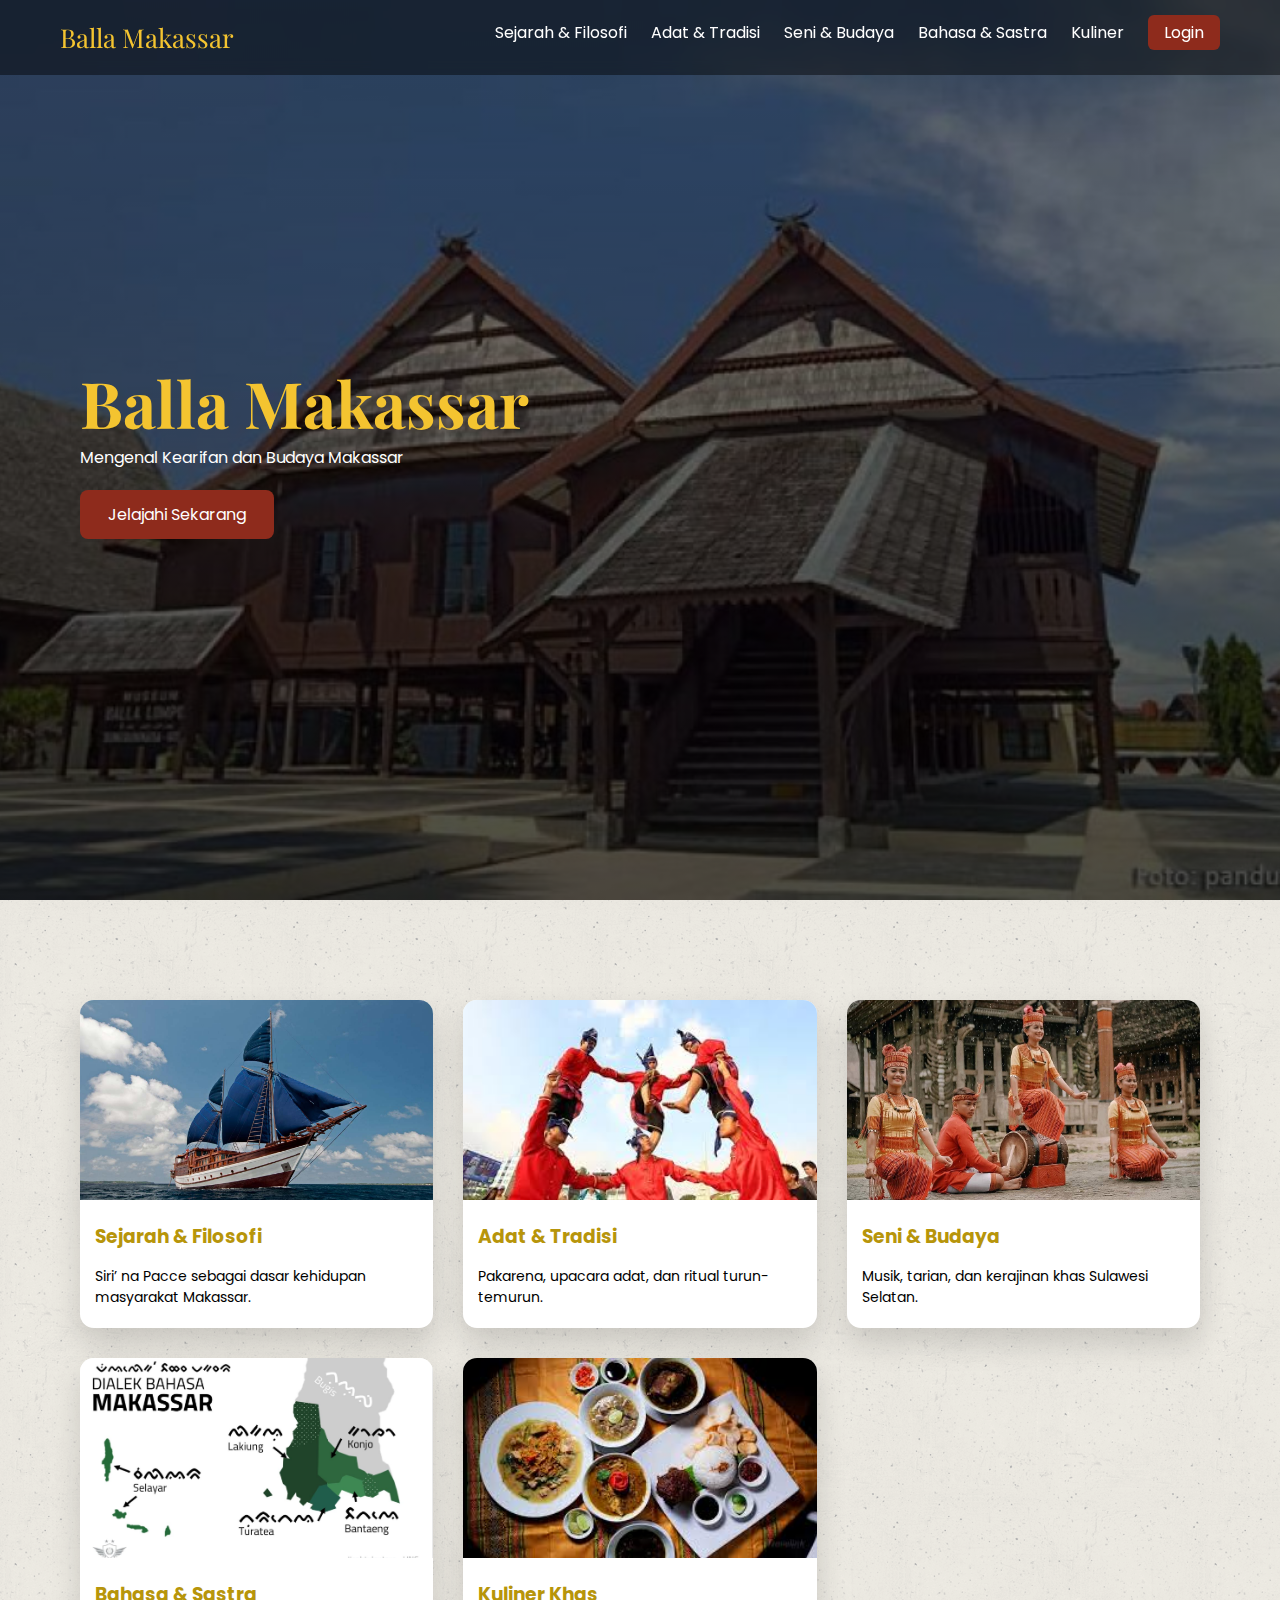
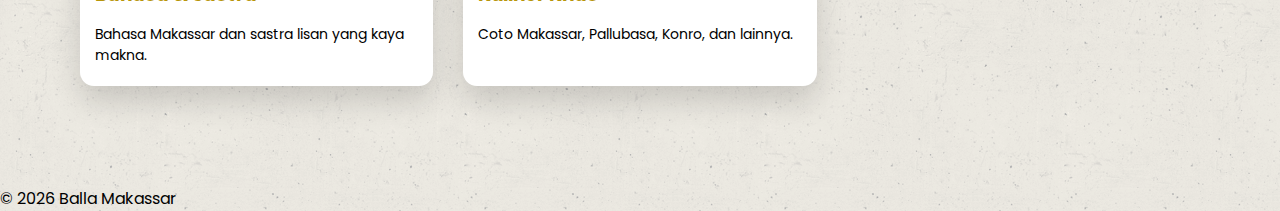
<file: index.html>
<!DOCTYPE html>
<html lang="id">
<head>
  <meta charset="UTF-8">
  <title>Balla Makassar</title>
  <link rel="stylesheet" href="css/style.css">
</head>
<body>

<!-- NAVBAR -->
<header class="navbar">
  <div class="logo">Balla Makassar</div>
  <nav>
    <a href="#sejarah">Sejarah & Filosofi</a>
    <a href="#adat">Adat & Tradisi</a>
    <a href="#seni">Seni & Budaya</a>
    <a href="#bahasa">Bahasa & Sastra</a>
    <a href="#kuliner">Kuliner</a>
    <a href="login.html" class="btn-login">Login</a>
  </nav>
</header>

<!-- HERO -->
<section class="hero">
  <div class="hero-overlay"></div>
  <div class="hero-content">
    <h1>Balla Makassar</h1>
    <p>Mengenal Kearifan dan Budaya Makassar</p>
    <a href="#konten" class="btn-primary">Jelajahi Sekarang</a>
  </div>
</section>

<!-- DASHBOARD CONTENT -->
<section id="konten" class="dashboard">

  <div class="card">
    <img src="assets/images/filosofi.jpg">
    <h3>Sejarah & Filosofi</h3>
    <p>Siri’ na Pacce sebagai dasar kehidupan masyarakat Makassar.</p>
  </div>

  <div class="card">
    <img src="assets/images/tradisi.jpg">
    <h3>Adat & Tradisi</h3>
    <p>Pakarena, upacara adat, dan ritual turun-temurun.</p>
  </div>

  <div class="card">
    <img src="assets/images/seni.jpg">
    <h3>Seni & Budaya</h3>
    <p>Musik, tarian, dan kerajinan khas Sulawesi Selatan.</p>
  </div>

  <div class="card">
    <img src="assets/images/bahasa.jpg">
    <h3>Bahasa & Sastra</h3>
    <p>Bahasa Makassar dan sastra lisan yang kaya makna.</p>
  </div>

  <div class="card">
    <img src="assets/images/kuliner.jpg">
    <h3>Kuliner Khas</h3>
    <p>Coto Makassar, Pallubasa, Konro, dan lainnya.</p>
  </div>

</section>

<footer>
  © 2026 Balla Makassar
</footer>

</body>
</html>
</file>
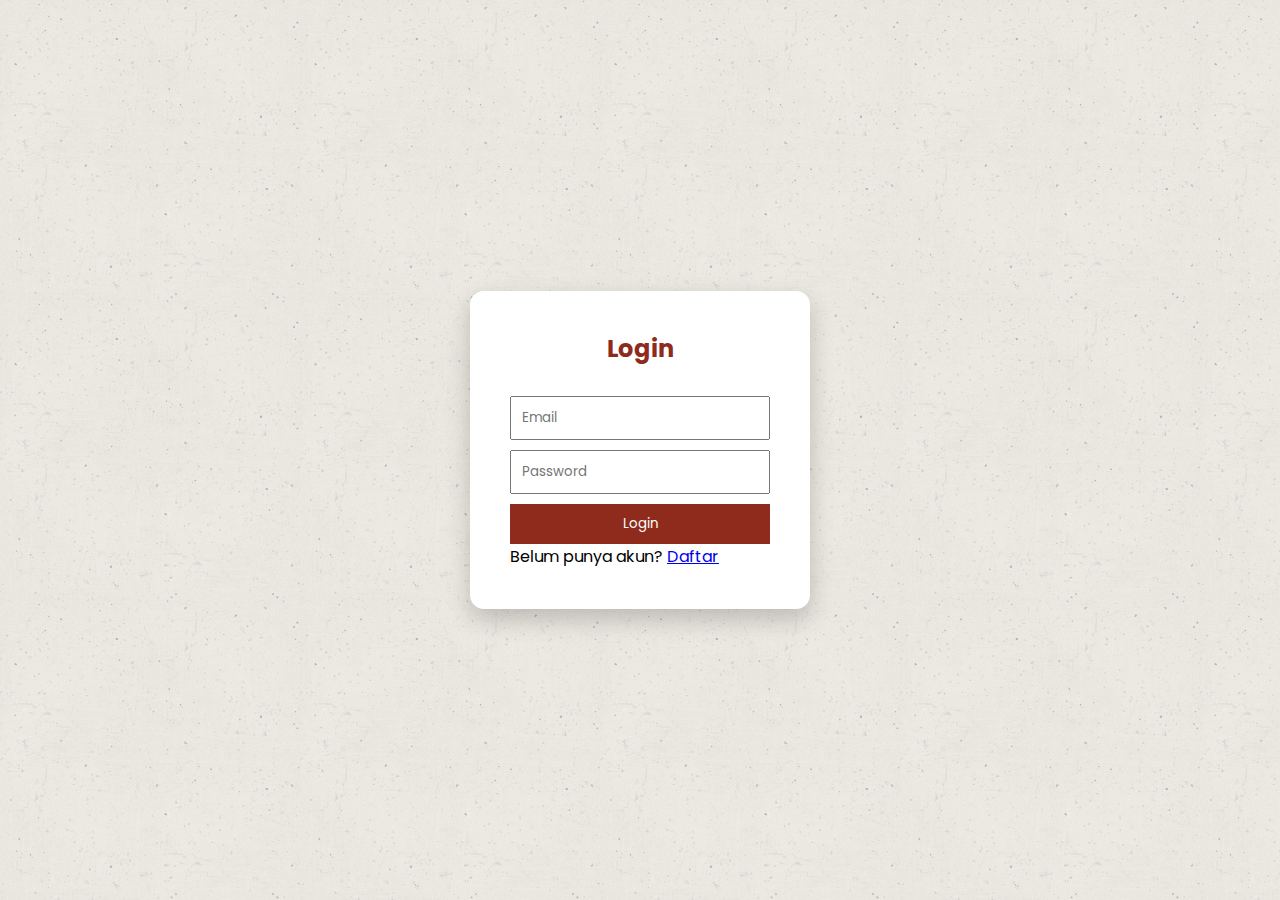
<file: login.html>
<!DOCTYPE html>
<html lang="id">
<head>
  <meta charset="UTF-8">
  <title>Login - Balla Makassar</title>
  <link rel="stylesheet" href="css/style.css">
</head>
<body class="auth-body">

<div class="auth-box">
  <h2>Login</h2>
  <input type="email" placeholder="Email">
  <input type="password" placeholder="Password">
  <button>Login</button>
  <p>Belum punya akun? <a href="register.html">Daftar</a></p>
</div>

</body>
</html>
</file>
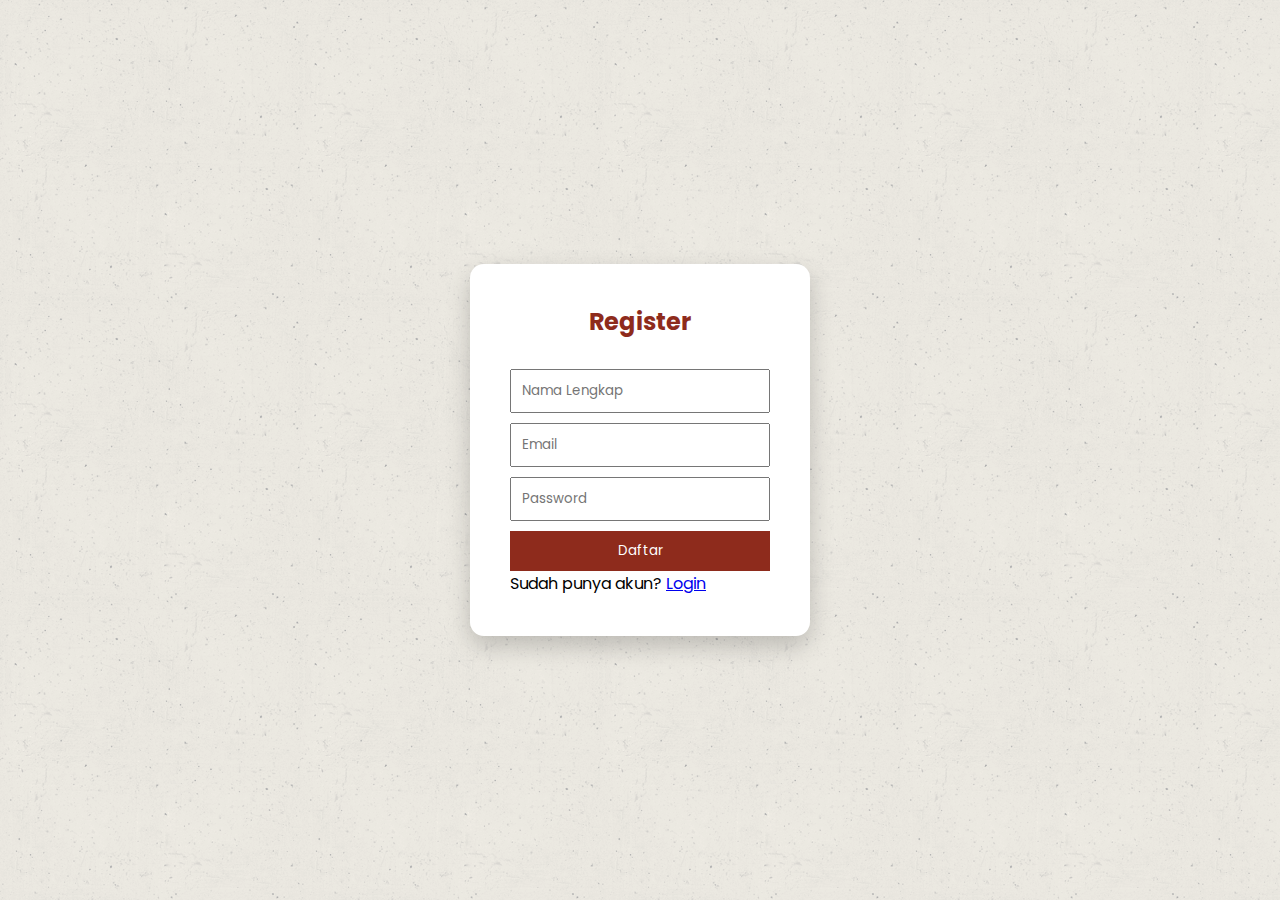
<file: register.html>
<!DOCTYPE html>
<html lang="id">
<head>
  <meta charset="UTF-8">
  <title>Register - Balla Makassar</title>
  <link rel="stylesheet" href="css/style.css">
</head>
<body class="auth-body">

<div class="auth-box">
  <h2>Register</h2>
  <input type="text" placeholder="Nama Lengkap">
  <input type="email" placeholder="Email">
  <input type="password" placeholder="Password">
  <button>Daftar</button>
  <p>Sudah punya akun? <a href="login.html">Login</a></p>
</div>

</body>
</html>
</file>
<file: css/style.css>
@import url('https://fonts.googleapis.com/css2?family=Playfair+Display:wght@700&family=Poppins&display=swap');

:root {
  --gold: #f4c430;
  --dark-gold: #b7950b;
  --maroon: #8e2b1c;
  --cream: #f5f2ea;
  --dark: #2c2c2c;
}

* {
  margin: 0;
  padding: 0;
  box-sizing: border-box;
  font-family: 'Poppins', sans-serif;
}

body {
  background: var(--cream) url("../assets/images/pattern.png");
}

/* NAVBAR */
.navbar {
  position: fixed;
  width: 100%;
  padding: 20px 60px;
  display: flex;
  justify-content: space-between;
  background: rgba(0,0,0,0.45);
  backdrop-filter: blur(6px);
  z-index: 100;
}

.logo {
  font-family: 'Playfair Display', serif;
  color: var(--gold);
  font-size: 26px;
}

.navbar nav a {
  color: #fff;
  margin-left: 20px;
  text-decoration: none;
}

.btn-login {
  background: var(--maroon);
  padding: 6px 16px;
  border-radius: 6px;
}

/* HERO */
.hero {
  height: 100vh;
  background: url("../assets/images/hero-bg.jpg") center/cover no-repeat;
  position: relative;
}

.hero-overlay {
  position: absolute;
  inset: 0;
  background: linear-gradient(to bottom, rgba(0,0,0,.5), rgba(0,0,0,.7));
}

.hero-content {
  position: relative;
  top: 40%;
  left: 80px;
  color: #fff;
}

.hero h1 {
  font-family: 'Playfair Display', serif;
  font-size: 64px;
  color: var(--gold);
}

.btn-primary {
  display: inline-block;
  margin-top: 20px;
  background: var(--maroon);
  padding: 12px 28px;
  color: #fff;
  text-decoration: none;
  border-radius: 8px;
}

/* DASHBOARD */
.dashboard {
  padding: 100px 80px;
  display: grid;
  grid-template-columns: repeat(auto-fit, minmax(260px, 1fr));
  gap: 30px;
}

.card {
  background: #fff;
  border-radius: 14px;
  overflow: hidden;
  box-shadow: 0 15px 30px rgba(0,0,0,.15);
}

.card img {
  width: 100%;
  height: 200px;
  object-fit: cover;
}

.card h3 {
  padding: 15px;
  color: var(--dark-gold);
}

.card p {
  padding: 0 15px 20px;
  font-size: 14px;
}

/* AUTH */
.auth-body {
  height: 100vh;
  display: flex;
  justify-content: center;
  align-items: center;
}

.auth-box {
  background: #fff;
  padding: 40px;
  width: 340px;
  border-radius: 14px;
  box-shadow: 0 10px 25px rgba(0,0,0,.2);
}

.auth-box h2 {
  text-align: center;
  margin-bottom: 20px;
  color: var(--maroon);
}

.auth-box input, .auth-box button {
  width: 100%;
  margin-top: 10px;
  padding: 10px;
}

.auth-box button {
  background: var(--maroon);
  color: #fff;
  border: none;
  cursor: pointer;
}
</file>
